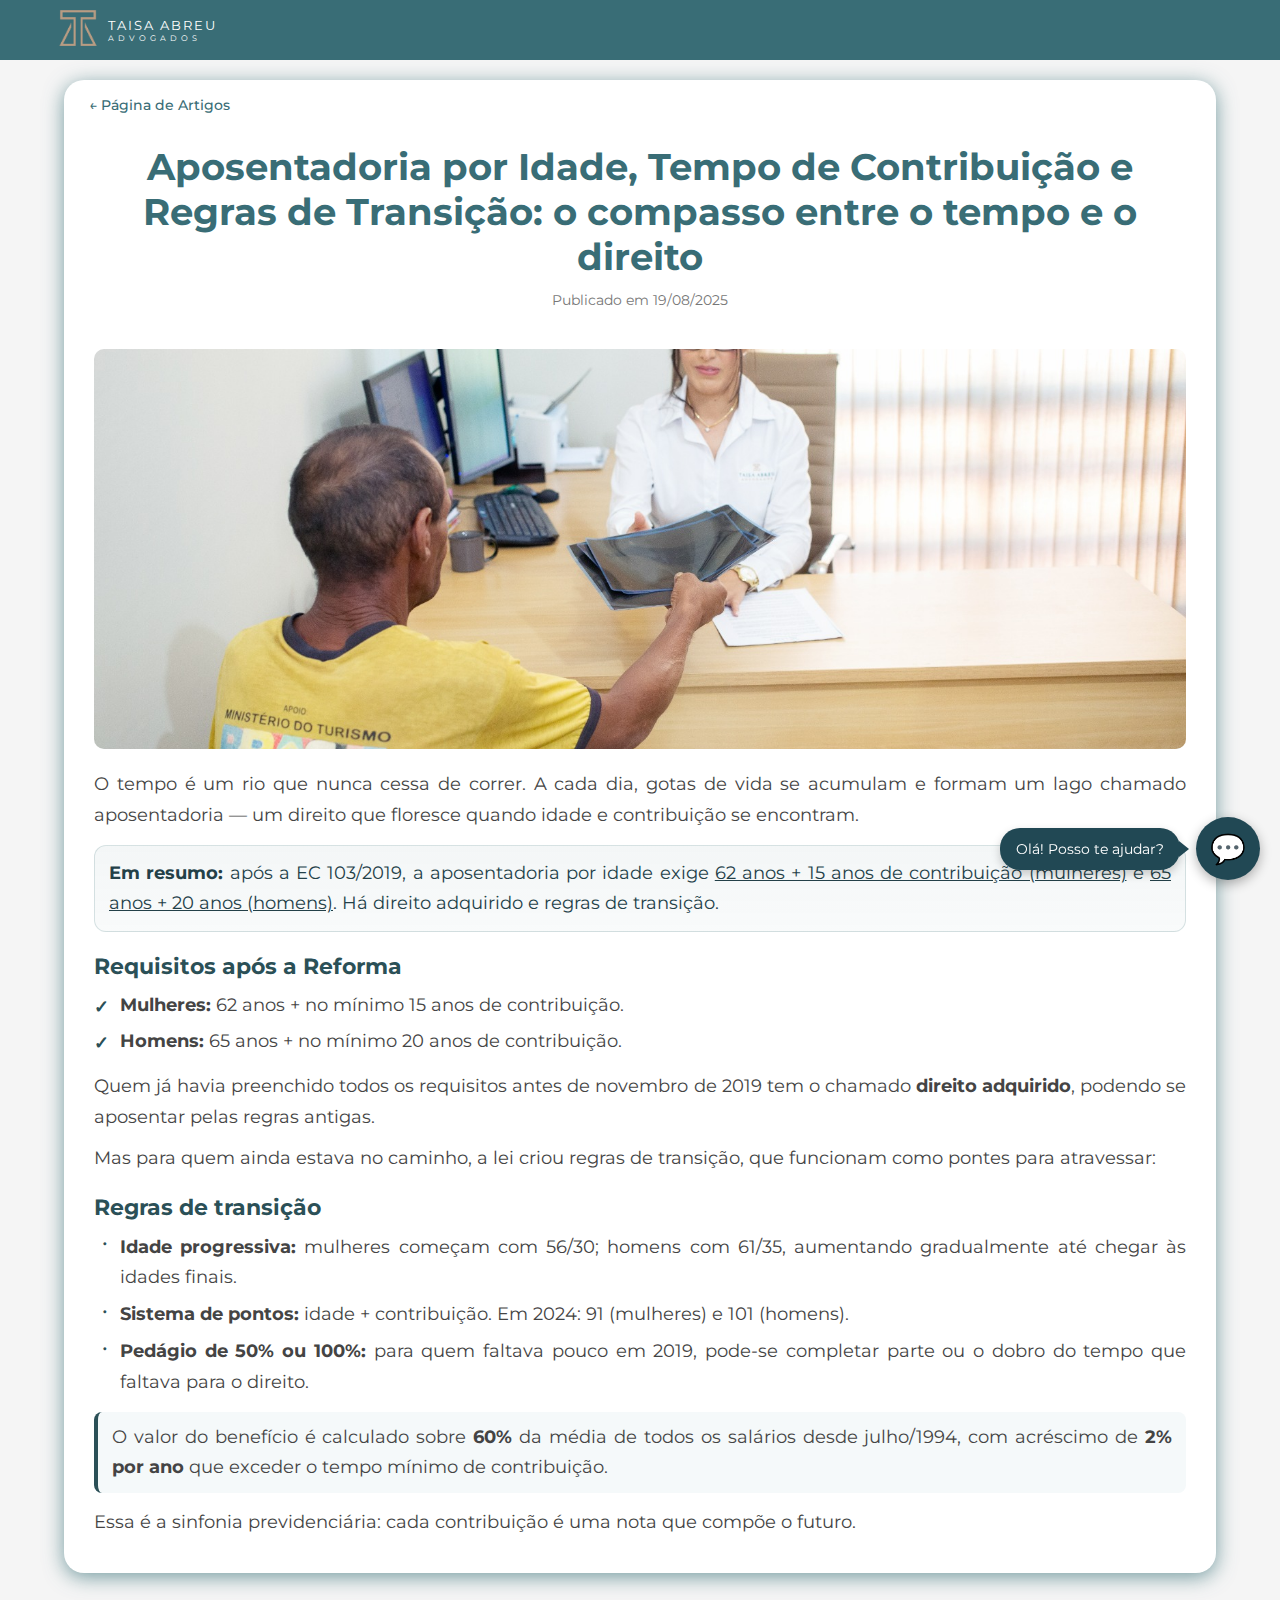
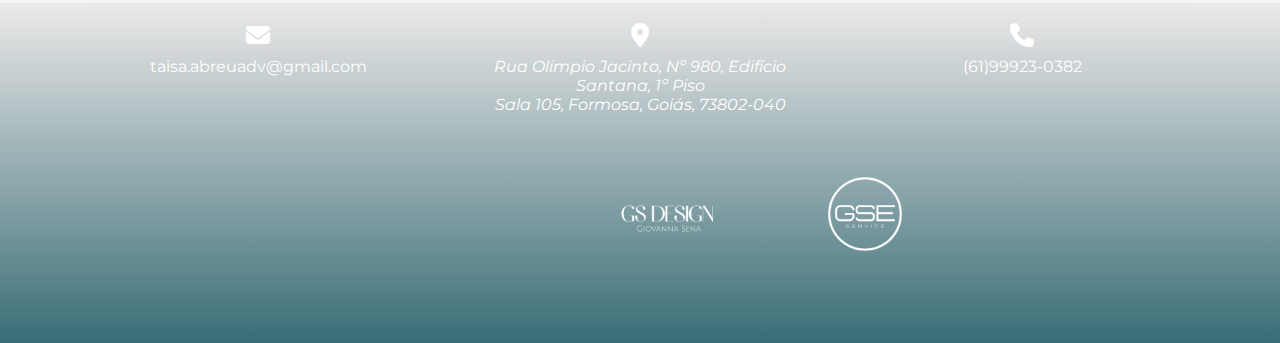
<file: artigos/artigo01.html>
<!DOCTYPE html>
<html lang="pt-BR">

<head>
    <meta charset="UTF-8" />
    <meta name="viewport" content="width=device-width, initial-scale=1.0" />
    <title>Aposentadoria por Idade, Tempo de Contribuição e Regras de Transição | Taisa Abreu Advogados</title>
    <meta name="description"
        content="Saiba tudo sobre a Revisão da Vida Toda e como ela pode impactar o cálculo da aposentadoria." />

    <link rel="icon" href="../img/favicon_final.ico" type="image/x-icon">
    <link rel="shortcut icon" href="../img/favicon_final.ico" type="image/x-icon">


    <!-- CSS principal (volta um nível da pasta artigos) -->
    <link rel="stylesheet" href="../styles.css" />

    <!-- Fontes e ícones -->
    <link rel="stylesheet" href="https://cdnjs.cloudflare.com/ajax/libs/font-awesome/6.5.0/css/all.min.css" />
    <link href="https://fonts.googleapis.com/css2?family=Montserrat&display=swap" rel="stylesheet">
</head>

<body>
    <!-- ======= HEADER ======= -->
    <header class="main-header-artigo">
        <div class="container header-inner">
            <div class="logo-area">
                <img src="../img/logoTaisa.png" alt="Logotipo Taisa Abreu Advogados" class="logo-img" />
                <div class="logo-texto">
                    <p class="logo-text1">Taisa Abreu</p>
                    <p class="logo-text2">Advogados</p>
                </div>
            </div>
        </div>
    </header>

    <!-- ======= CONTEÚDO PRINCIPAL ======= -->
    <main class="container">
        <section class="bloco-artigosp">
            <!-- Botão de voltar -->
            <div class="voltar-home-esquerda" style="margin-top:0;">
                <a href="artigos.html">&larr; Página de Artigos</a>
            </div>

            <!-- Artigo -->
            <article class="pagina-artigo">
                <h1 class="artigo-titulop">
                    Aposentadoria por Idade, Tempo de Contribuição e Regras de Transição: o compasso entre o tempo e o
                    direito
                </h1>
                <p class="data-artigop">Publicado em 19/08/2025</p>

                <img class="imagem-artigo" src="../img/previdenciario.jpg"
                    alt="Imagem representando a Revisão da Vida Toda" />

                <div class="conteudo-artigo">
                    <p class="lead">
                        O tempo é um rio que nunca cessa de correr. A cada dia, gotas de vida se acumulam e formam um
                        lago chamado aposentadoria — um direito que floresce quando idade e contribuição se encontram.
                    </p>

                    <div class="callout">
                        <strong>Em resumo:</strong> após a EC 103/2019, a aposentadoria por idade exige
                        <u>62 anos + 15 anos de contribuição (mulheres)</u> e
                        <u>65 anos + 20 anos (homens)</u>. Há direito adquirido e regras de transição.
                    </div>

                    <h2>Requisitos após a Reforma</h2>
                    <ul class="checklist">
                        <li><strong>Mulheres:</strong> 62 anos + no mínimo 15 anos de contribuição.</li>
                        <li><strong>Homens:</strong> 65 anos + no mínimo 20 anos de contribuição.</li>
                    </ul>

                    <p>
                        Quem já havia preenchido todos os requisitos antes de novembro de 2019 tem o chamado
                        <strong>direito adquirido</strong>, podendo se aposentar pelas regras antigas.
                    </p>

                    <p class="lead">
                        Mas para quem ainda estava no caminho, a lei criou regras de transição, que funcionam como
                        pontes para atravessar:
                    </p>

                    <h2>Regras de transição</h2>
                    <ul class="steps">
                        <li><strong>Idade progressiva:</strong> mulheres começam com 56/30; homens com 61/35, aumentando
                            gradualmente até chegar às idades finais.</li>
                        <li><strong>Sistema de pontos:</strong> idade + contribuição. Em 2024: 91 (mulheres) e 101
                            (homens).</li>
                        <li><strong>Pedágio de 50% ou 100%:</strong> para quem faltava pouco em 2019, pode-se completar
                            parte ou o dobro do tempo que faltava para o direito.</li>
                    </ul>

                    <blockquote>
                        <p>O valor do benefício é calculado sobre <strong>60%</strong> da média de todos os salários
                            desde julho/1994, com acréscimo de <strong>2% por ano</strong> que exceder o tempo mínimo de
                            contribuição.</p>
                    </blockquote>

                    <p>
                        Essa é a sinfonia previdenciária: cada contribuição é uma nota que compõe o futuro.
                    </p>
                </div>

            </article>
        </section>
    </main>

    <!-- ======= BORDA/DIVISÓRIA + 1º FOOTER ======= -->
    <footer class="site-footer page2-footer">
        <div class="footer-container container">

            <div class="footer-item">
                <i class="fas fa-envelope" aria-hidden="true"></i>
                <p><a href="mailto:taisa.abreuadv@gmail.com">taisa.abreuadv@gmail.com</a></p>
            </div>

            <div class="footer-item">
                <i class="fas fa-map-marker-alt" aria-hidden="true"></i>
                <address>
                    Rua Olímpio Jacinto, Nº 980, Edifício Santana, 1º Piso<br />
                    Sala 105, Formosa, Goiás, 73802-040
                </address>
            </div>

            <div class="footer-item">
                <i class="fas fa-phone" aria-hidden="true"></i>
                <p><a href="tel:+5561999230382">(61)99923-0382</a></p>
            </div>
        </div>

        <div class="duas-logos">
            <img src="../img/assinaturaGi.jpg" alt="Logo 1" class="assinatura1" />
            <img src="../img/assinaturaGe.jpg" alt="Logo 2" class="assinatura2" />
        </div>
    </footer>

    <!-- ========== ASSISTENTE VIRTUAL ========== -->
    <div id="chat-floating-message">Olá! Posso te ajudar?</div>
    <div id="chat-icon">💬</div>

    <div id="chat-window" class="hidden">
        <div id="chat-header">
            <div>
                <strong>Assistente Virtual</strong><br>
                <small>● Online</small>
            </div>
            <button id="close-chat" type="button">×</button>
        </div>

        <div id="chat-body">
            <div class="message bot">Olá! Sou a assistente virtual da Taisa Abreu Advogados. Como posso te
                ajudar hoje?</div>
        </div>

        <div id="chat-input-area">
            <input type="text" id="chat-input" placeholder="Digite sua mensagem..." />
            <button id="send-btn">Enviar</button>
        </div>
    </div>

    <script src="../scripts.js"></script>
</body>

</html>
</file>
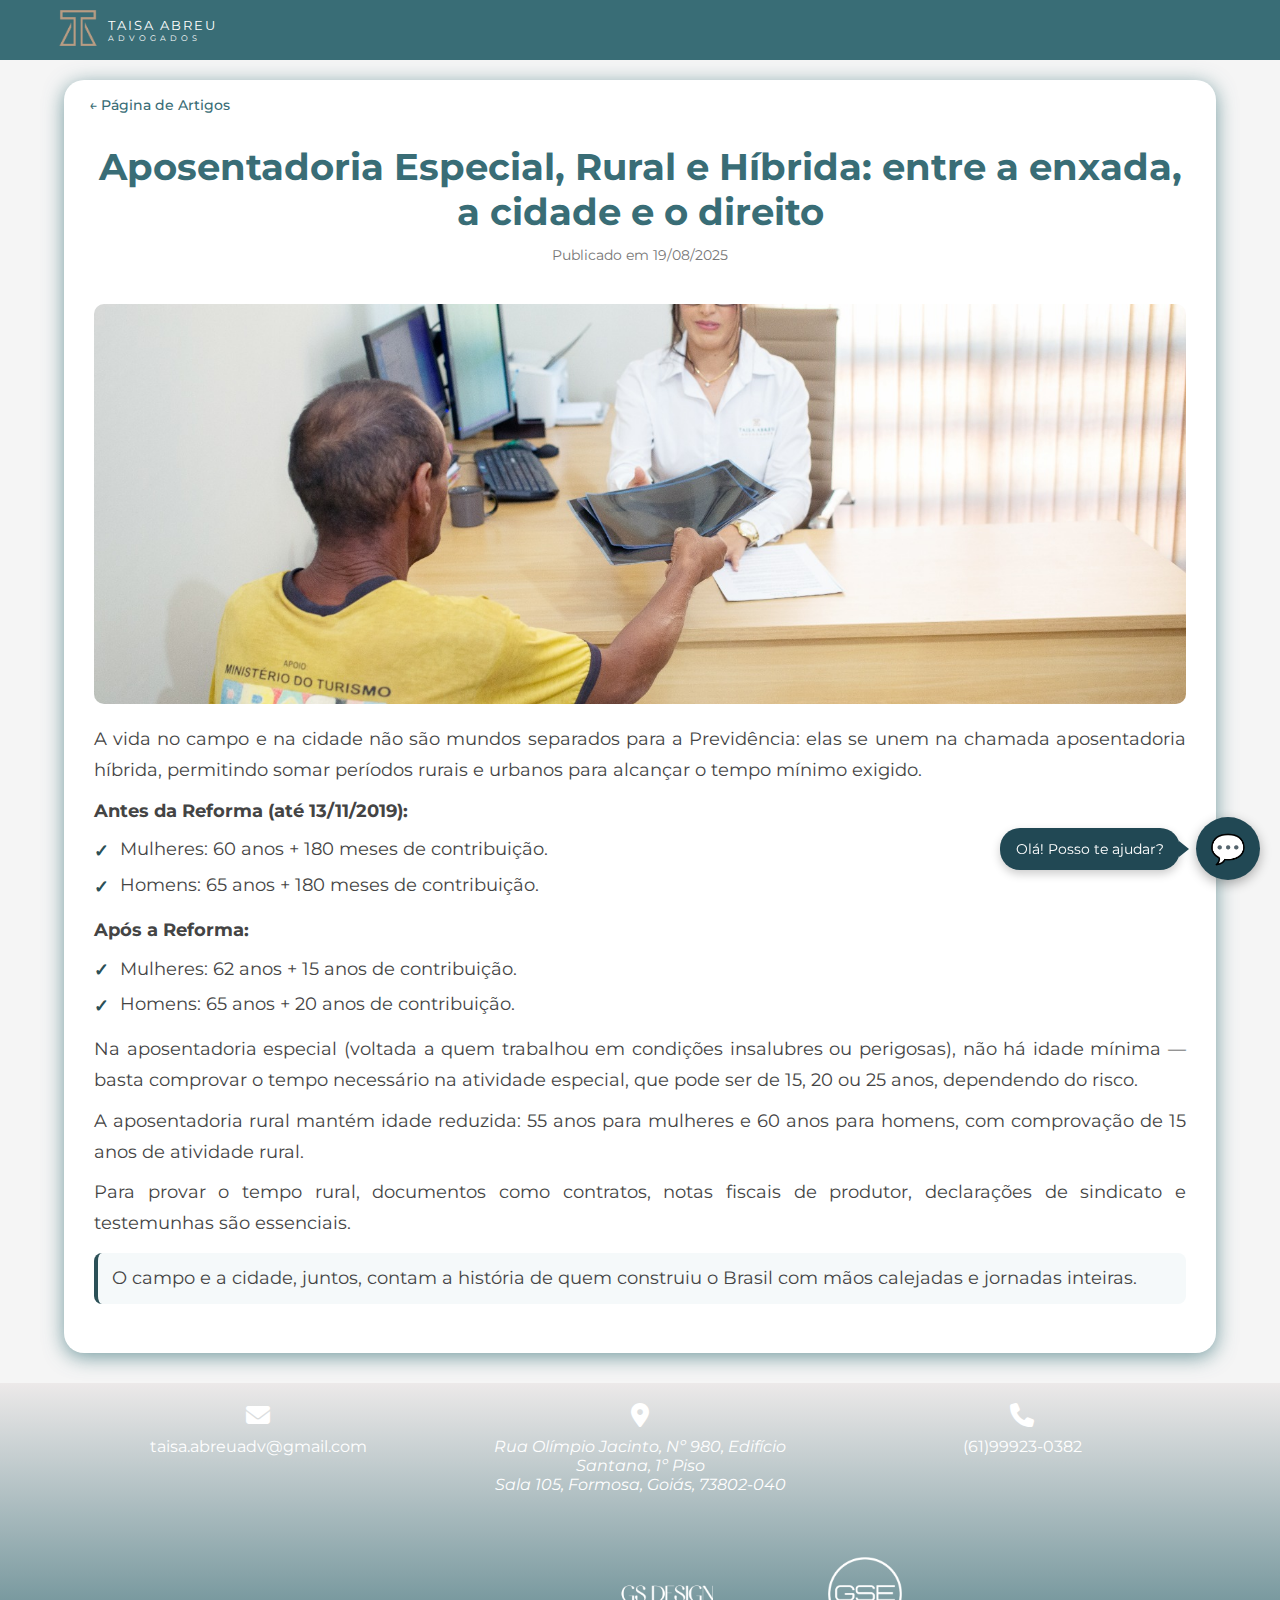
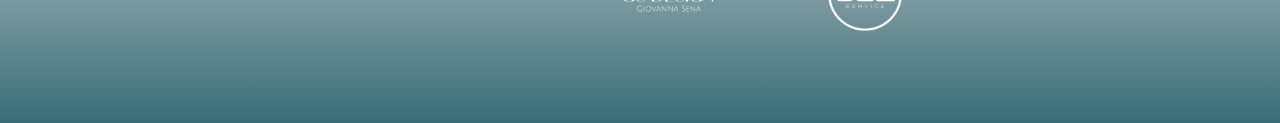
<file: artigos/artigo02.html>
<!DOCTYPE html>
<html lang="pt-BR">

<head>
    <meta charset="UTF-8" />
    <meta name="viewport" content="width=device-width, initial-scale=1.0" />
    <title>Aposentadoria Especial, Rural e Híbrida: entre a enxada, a cidade e o direito | Taisa Abreu Advogados</title>
    <meta name="description"
        content="Saiba tudo sobre a Revisão da Vida Toda e como ela pode impactar o cálculo da aposentadoria." />

    <link rel="icon" href="../img/favicon_final.ico" type="image/x-icon">
    <link rel="shortcut icon" href="../img/favicon_final.ico" type="image/x-icon">


    <!-- CSS principal (volta um nível da pasta artigos) -->
    <link rel="stylesheet" href="../styles.css" />

    <!-- Fontes e ícones -->
    <link rel="stylesheet" href="https://cdnjs.cloudflare.com/ajax/libs/font-awesome/6.5.0/css/all.min.css" />
    <link href="https://fonts.googleapis.com/css2?family=Montserrat&display=swap" rel="stylesheet">
</head>

<body>
    <!-- ======= HEADER ======= -->
    <header class="main-header-artigo">
        <div class="container header-inner">
            <div class="logo-area">
                <img src="../img/logoTaisa.png" alt="Logotipo Taisa Abreu Advogados" class="logo-img" />
                <div class="logo-texto">
                    <p class="logo-text1">Taisa Abreu</p>
                    <p class="logo-text2">Advogados</p>
                </div>
            </div>
        </div>
    </header>

    <!-- ======= CONTEÚDO PRINCIPAL ======= -->
    <main class="container">
        <section class="bloco-artigosp">
            <!-- Botão de voltar -->
            <div class="voltar-home-esquerda" style="margin-top:0;">
                <a href="artigos.html">&larr; Página de Artigos</a>
            </div>

            <article class="pagina-artigo">
                <h1 class="artigo-titulop">
                    Aposentadoria Especial, Rural e Híbrida: entre a enxada, a cidade e o direito
                </h1>
                <p class="data-artigop">Publicado em 19/08/2025</p>

                <img class="imagem-artigo" src="../img/previdenciario.jpg"
                    alt="Imagem representando a Revisão da Vida Toda" />

                <!-- Artigo -->
                <div class="conteudo-artigo">
                    <p class="lead">
                        A vida no campo e na cidade não são mundos separados para a Previdência: elas se unem na chamada
                        aposentadoria híbrida, permitindo somar períodos rurais e urbanos para alcançar o tempo mínimo
                        exigido.
                    </p>

                    <p><strong>Antes da Reforma (até 13/11/2019):</strong></p>
                    <ul class="checklist">
                        <li>Mulheres: 60 anos + 180 meses de contribuição.</li>
                        <li>Homens: 65 anos + 180 meses de contribuição.</li>
                    </ul>

                    <p><strong>Após a Reforma:</strong></p>
                    <ul class="checklist">
                        <li>Mulheres: 62 anos + 15 anos de contribuição.</li>
                        <li>Homens: 65 anos + 20 anos de contribuição.</li>
                    </ul>

                    <p>
                        Na aposentadoria especial (voltada a quem trabalhou em condições insalubres ou perigosas), não
                        há
                        idade mínima — basta comprovar o tempo necessário na atividade especial, que pode ser de 15, 20
                        ou
                        25 anos, dependendo do risco.
                    </p>

                    <p>
                        A aposentadoria rural mantém idade reduzida: 55 anos para mulheres e 60 anos para homens, com
                        comprovação de 15 anos de atividade rural.
                    </p>

                    <p>
                        Para provar o tempo rural, documentos como contratos, notas fiscais de produtor, declarações de
                        sindicato e testemunhas são essenciais.
                    </p>

                    <blockquote>
                        <p>O campo e a cidade, juntos, contam a história de quem construiu o Brasil com mãos calejadas e
                            jornadas inteiras.</p>
                    </blockquote>
                </div>

            </article>
        </section>
    </main>

    <!-- ======= BORDA/DIVISÓRIA + 1º FOOTER ======= -->
    <footer class="site-footer page2-footer">
        <div class="footer-container container">

            <div class="footer-item">
                <i class="fas fa-envelope" aria-hidden="true"></i>
                <p><a href="mailto:taisa.abreuadv@gmail.com">taisa.abreuadv@gmail.com</a></p>
            </div>

            <div class="footer-item">
                <i class="fas fa-map-marker-alt" aria-hidden="true"></i>
                <address>
                    Rua Olímpio Jacinto, Nº 980, Edifício Santana, 1º Piso<br />
                    Sala 105, Formosa, Goiás, 73802-040
                </address>
            </div>

            <div class="footer-item">
                <i class="fas fa-phone" aria-hidden="true"></i>
                <p><a href="tel:+5561999230382">(61)99923-0382</a></p>
            </div>
        </div>

        <div class="duas-logos">
            <img src="../img/assinaturaGi.jpg" alt="Logo 1" class="assinatura1" />
            <img src="../img/assinaturaGe.jpg" alt="Logo 2" class="assinatura2" />
        </div>
    </footer>

    <!-- ========== ASSISTENTE VIRTUAL ========== -->
    <div id="chat-floating-message">Olá! Posso te ajudar?</div>
    <div id="chat-icon">💬</div>

    <div id="chat-window" class="hidden">
        <div id="chat-header">
            <div>
                <strong>Assistente Virtual</strong><br>
                <small>● Online</small>
            </div>
            <button id="close-chat" type="button">×</button>
        </div>

        <div id="chat-body">
            <div class="message bot">Olá! Sou a assistente virtual da Taisa Abreu Advogados. Como posso te
                ajudar hoje?</div>
        </div>

        <div id="chat-input-area">
            <input type="text" id="chat-input" placeholder="Digite sua mensagem..." />
            <button id="send-btn">Enviar</button>
        </div>
    </div>

    <script src="../scripts.js"></script>
</body>

</html>
</file>
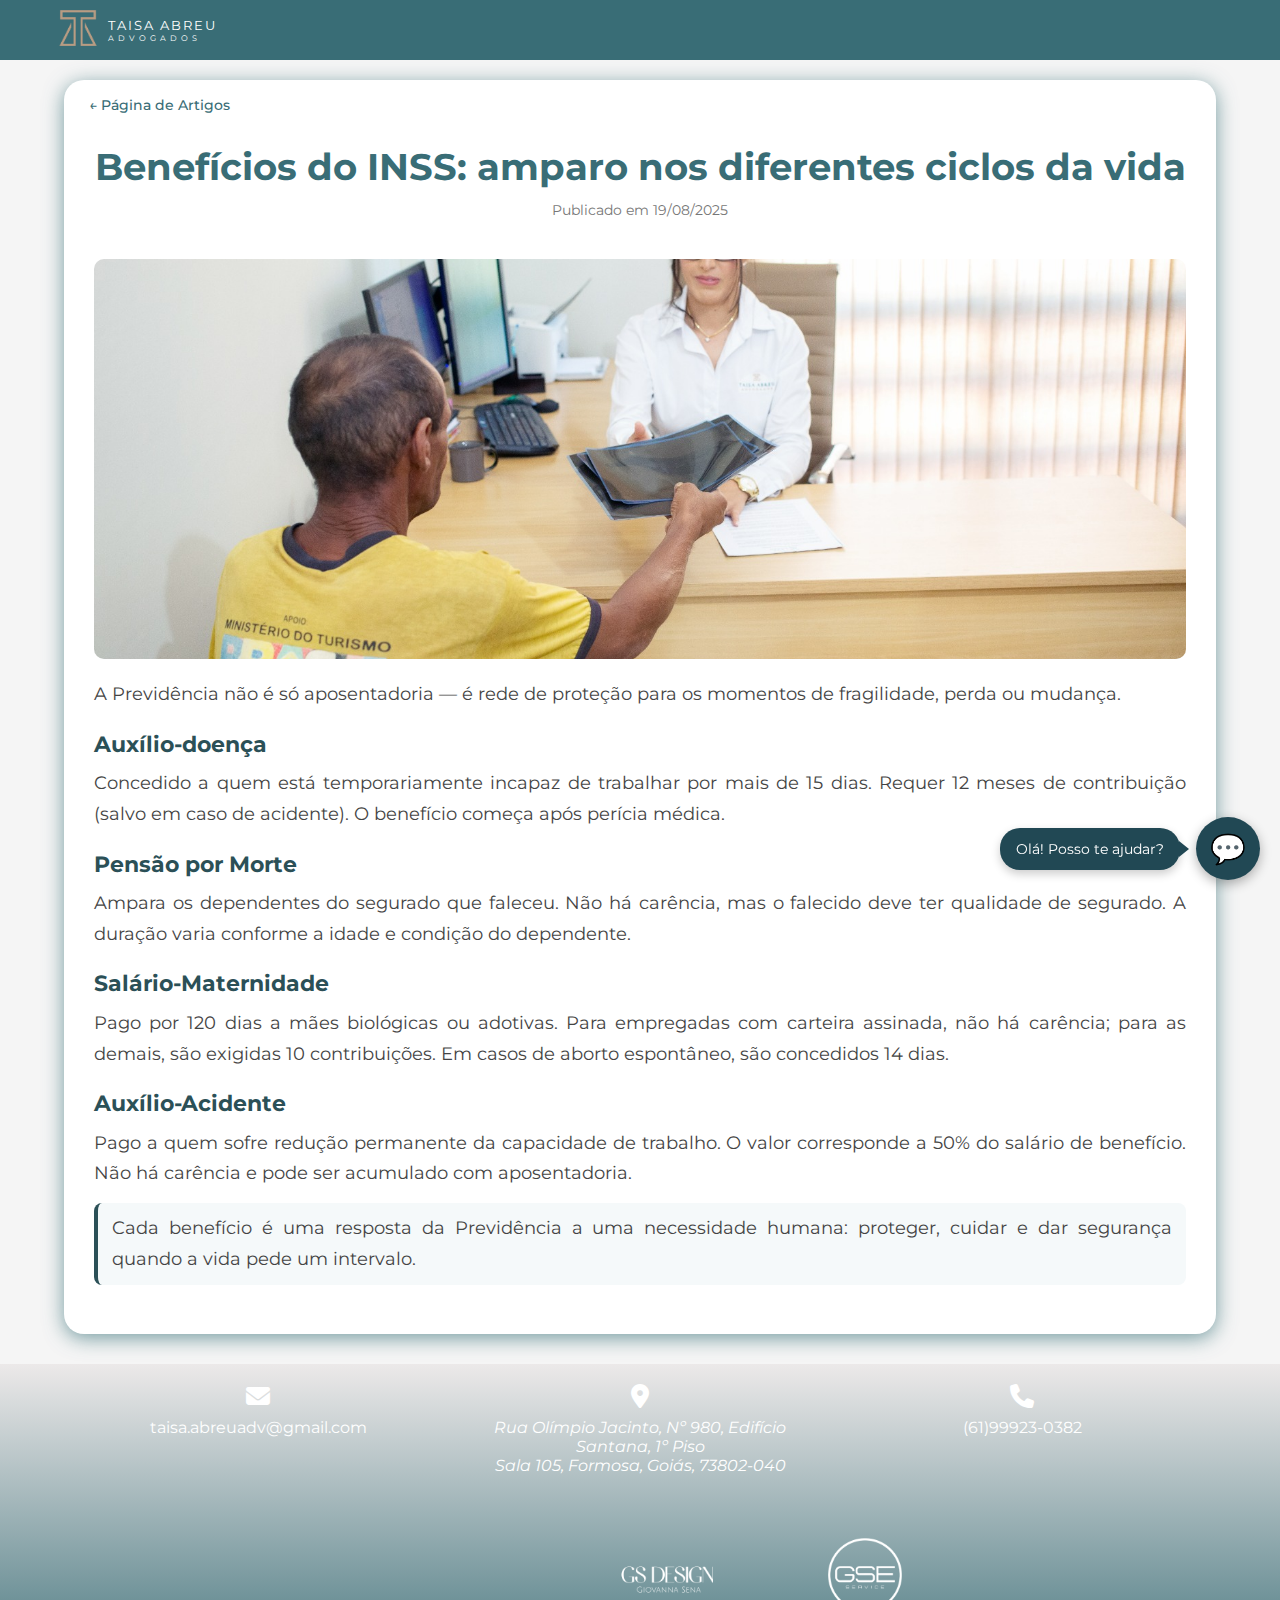
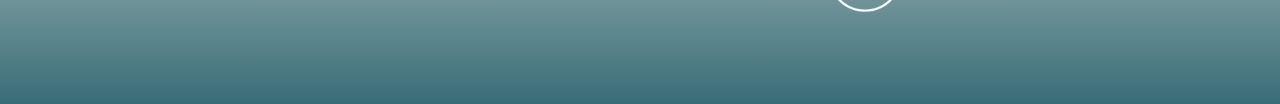
<file: artigos/artigo03.html>
<!DOCTYPE html>
<html lang="pt-BR">

<head>
    <meta charset="UTF-8" />
    <meta name="viewport" content="width=device-width, initial-scale=1.0" />
    <title>Benefícios do INSS: amparo nos diferentes ciclos da vida | Taisa Abreu Advogados</title>
    <meta name="description"
        content="Saiba tudo sobre a Revisão da Vida Toda e como ela pode impactar o cálculo da aposentadoria." />

    <link rel="icon" href="../img/favicon_final.ico" type="image/x-icon">
    <link rel="shortcut icon" href="../img/favicon_final.ico" type="image/x-icon">


    <!-- CSS principal (volta um nível da pasta artigos) -->
    <link rel="stylesheet" href="../styles.css" />

    <!-- Fontes e ícones -->
    <link rel="stylesheet" href="https://cdnjs.cloudflare.com/ajax/libs/font-awesome/6.5.0/css/all.min.css" />
    <link href="https://fonts.googleapis.com/css2?family=Montserrat&display=swap" rel="stylesheet">
</head>

<body>
    <!-- ======= HEADER ======= -->
    <header class="main-header-artigo">
        <div class="container header-inner">
            <div class="logo-area">
                <img src="../img/logoTaisa.png" alt="Logotipo Taisa Abreu Advogados" class="logo-img" />
                <div class="logo-texto">
                    <p class="logo-text1">Taisa Abreu</p>
                    <p class="logo-text2">Advogados</p>
                </div>
            </div>
        </div>
    </header>

    <!-- ======= CONTEÚDO PRINCIPAL ======= -->
    <main class="container">
        <section class="bloco-artigosp">
            <!-- Botão de voltar -->
            <div class="voltar-home-esquerda" style="margin-top:0;">
                <a href="artigos.html">&larr; Página de Artigos</a>
            </div>

            <article class="pagina-artigo">
                <h1 class="artigo-titulop">
                    Benefícios do INSS: amparo nos diferentes ciclos da vida
                </h1>
                <p class="data-artigop">Publicado em 19/08/2025</p>

                <img class="imagem-artigo" src="../img/previdenciario.jpg"
                    alt="Imagem representando a Revisão da Vida Toda" />

                <!-- Artigo -->
                <div class="conteudo-artigo">
                    <p class="lead">
                        A Previdência não é só aposentadoria — é rede de proteção para os momentos de fragilidade, perda
                        ou mudança.
                    </p>

                    <h2>Auxílio-doença</h2>
                    <p>
                        Concedido a quem está temporariamente incapaz de trabalhar por mais de 15 dias. Requer 12 meses
                        de contribuição (salvo em caso de acidente). O benefício começa após perícia médica.
                    </p>

                    <h2>Pensão por Morte</h2>
                    <p>
                        Ampara os dependentes do segurado que faleceu. Não há carência, mas o falecido deve ter
                        qualidade de segurado. A duração varia conforme a idade e condição do dependente.
                    </p>

                    <h2>Salário-Maternidade</h2>
                    <p>
                        Pago por 120 dias a mães biológicas ou adotivas. Para empregadas com carteira assinada, não há
                        carência; para as demais, são exigidas 10 contribuições. Em casos de aborto espontâneo, são
                        concedidos 14 dias.
                    </p>

                    <h2>Auxílio-Acidente</h2>
                    <p>
                        Pago a quem sofre redução permanente da capacidade de trabalho. O valor corresponde a 50% do
                        salário de benefício. Não há carência e pode ser acumulado com aposentadoria.
                    </p>

                    <blockquote>
                        <p>
                            Cada benefício é uma resposta da Previdência a uma necessidade humana: proteger, cuidar e
                            dar segurança quando a vida pede um intervalo.
                        </p>
                    </blockquote>
                </div>

            </article>
        </section>
    </main>

    <!-- ======= BORDA/DIVISÓRIA + 1º FOOTER ======= -->
    <footer class="site-footer page2-footer">
        <div class="footer-container container">

            <div class="footer-item">
                <i class="fas fa-envelope" aria-hidden="true"></i>
                <p><a href="mailto:taisa.abreuadv@gmail.com">taisa.abreuadv@gmail.com</a></p>
            </div>

            <div class="footer-item">
                <i class="fas fa-map-marker-alt" aria-hidden="true"></i>
                <address>
                    Rua Olímpio Jacinto, Nº 980, Edifício Santana, 1º Piso<br />
                    Sala 105, Formosa, Goiás, 73802-040
                </address>
            </div>

            <div class="footer-item">
                <i class="fas fa-phone" aria-hidden="true"></i>
                <p><a href="tel:+5561999230382">(61)99923-0382</a></p>
            </div>
        </div>

        <div class="duas-logos">
            <img src="../img/assinaturaGi.jpg" alt="Logo 1" class="assinatura1" />
            <img src="../img/assinaturaGe.jpg" alt="Logo 2" class="assinatura2" />
        </div>
    </footer>

    <!-- ========== ASSISTENTE VIRTUAL ========== -->
    <div id="chat-floating-message">Olá! Posso te ajudar?</div>
    <div id="chat-icon">💬</div>

    <div id="chat-window" class="hidden">
        <div id="chat-header">
            <div>
                <strong>Assistente Virtual</strong><br>
                <small>● Online</small>
            </div>
            <button id="close-chat" type="button">×</button>
        </div>

        <div id="chat-body">
            <div class="message bot">Olá! Sou a assistente virtual da Taisa Abreu Advogados. Como posso te
                ajudar hoje?</div>
        </div>

        <div id="chat-input-area">
            <input type="text" id="chat-input" placeholder="Digite sua mensagem..." />
            <button id="send-btn">Enviar</button>
        </div>
    </div>

    <script src="../scripts.js"></script>
</body>

</html>
</file>
<file: styles.css>
/* =========================Reset básico ========================= */
* {
  margin: 0;
  padding: 0;
  box-sizing: border-box;
  font-family: 'Montserrat', sans-serif;
}

body {
  background-color: #f5f5f5;
}

.container {
  width: 90%;
  max-width: 1200px;
  margin: 0 auto;
}

.main-header {
  background-color: #396d76;
  position: fixed;
  top: 0;
  left: 0;
  width: 100vw;
  height: 60px;
  z-index: 1000;
}

/* Header: organiza logo à esquerda e reserva espaço à direita */
.main-header-artigo .header-inner{
  display: flex;
  align-items: center;
  justify-content: space-between;
  position: relative;
  padding-right: 56px; /* espaço para o botão no canto */
  right: 120px;
}

/* Botão do menu (hambúrguer) — estilo glass */
.menu-toggle, .hamburger, #menu-toggle, #menu-btn{
  position: absolute;
  top: 8px;
  right: 20px;
  width: 44px;
  height: 44px;
  display: flex;
  align-items: center;
  justify-content: center;

  background: rgba(255,255,255,.18);
  border: 1px solid rgba(255,255,255,.28);
  color: #fff;
  border-radius: 12px;
  backdrop-filter: blur(6px);
  -webkit-backdrop-filter: blur(6px);
  box-shadow: 0 2px 8px rgba(0,0,0,.18);

  cursor: pointer;
  z-index: 1200;
  transition: transform .2s ease, background-color .2s ease, box-shadow .2s ease;
}

/* Ícone dentro do botão (fontawesome ou svg) */
.menu-toggle i, .hamburger i, #menu-toggle i, #menu-btn i,
.menu-toggle svg, .hamburger svg, #menu-toggle svg, #menu-btn svg{
  color: #fff;
  font-size: 20px;
  line-height: 1;
}

/* Hover / Focus */
.menu-toggle:hover, .hamburger:hover, #menu-toggle:hover, #menu-btn:hover,
.menu-toggle:focus-visible, .hamburger:focus-visible, #menu-toggle:focus-visible, #menu-btn:focus-visible{
  background: rgba(255,255,255,.28);
  box-shadow: 0 4px 14px rgba(0,0,0,.22);
  outline: 2px solid rgba(255,255,255,.65);
  outline-offset: 2px;
  transform: translateY(-1px);
}

/* Active (clique) */
.menu-toggle:active, .hamburger:active, #menu-toggle:active, #menu-btn:active{
  transform: translateY(0);
  box-shadow: 0 2px 6px rgba(0,0,0,.18);
}

/* Desktop: se quiser esconder o botão e usar o menu tradicional */
@media (min-width: 992px){
  .menu-toggle, .hamburger, #menu-toggle, #menu-btn{ display:none; }
}

.header-inner {
  display: flex;
  align-items: flex-start;
  flex-direction: column;
  padding: 10px 40px;
}

.logo-area {
  display: flex;
  align-items: center;
  position: absolute;
  left: 80px;
}

.logo-img {
  height: 40px;
}

.logo-texto {
  display: flex;
  flex-direction: column;
  margin-left: -24px;
}

.logo-text1 {
  color: #fff;
  font-size: 0.8rem;
  text-transform: uppercase;
  letter-spacing: 2px;
}

.logo-text2 {
  color: #fff;
  font-size: 0.5rem;
  text-transform: uppercase;
  letter-spacing: 4px;
}

.nav-menu {
  width: 100%;
  display: flex;
  position: absolute;
  top: 100%;
  left: 560px;
  /* empurra o conteúdo para a direita */
}

.nav-list {
  list-style: none;
  display: flex;
  gap: 30px;
  padding: 0;
  margin: 0;
  margin-right: 0;
  /* garante que está colado na borda */
}

.nav-list li a {
  text-decoration: none;
  color: white;
  background-color: #396d76;
  padding: 8px 50px;
  border-radius: 0 0 30px 30px;
  transition: background-color 0.3s, transform 0.3s ease;
  display: flex;
  justify-content: flex-end;
  transform-origin: top center;
}

.nav-list li:first-child a i {
  margin-right: auto;
  /* fixa ícone à esquerda */
}

.nav-list li a i {
  font-size: 1rem;
}

.nav-list li a:hover {
  background-color: #1f4d56;
  transform: scaleY(1.2);
}

.hamburguer {
  display: none;
  font-size: 1.5rem;
  color: #fff;
  cursor: pointer;
}

@media (max-width: 768px) {
  .hamburguer {
    display: block;
  }

  .nav-menu {
    position: absolute;
    top: 100%;
    right: 0;
    background: #396d76;
    width: 200px;
    transform: translateY(-20px);
    opacity: 0;
    pointer-events: none;
    transition: all 0.3s ease;
  }

  .nav-menu.open {
    transform: translateY(0);
    opacity: 1;
    pointer-events: auto;
  }

  .nav-list {
    flex-direction: column;
    gap: 0;
  }

  .nav-list li a {
    width: 100%;
    border-radius: 0;
  }
}

.nav-list a:hover {
  background-color: #1f4d56;
}

/* Toggle móvel */
.hamburguer {
  display: none;
  font-size: 1.5rem;
  color: #fff;
  cursor: pointer;
}

/* Responsividade: menu hambúrguer */
@media (max-width: 768px) {
  .hamburguer {
    display: block;
  }

  .nav-menu {
    position: absolute;
    top: 100%;
    right: 0;
    background: #396d76;
    width: 200px;
    transform: translateY(-20px);
    opacity: 0;
    pointer-events: none;
    transition: all 0.3s ease;
  }

  .nav-menu.open {
    transform: translateY(0);
    opacity: 1;
    pointer-events: auto;
  }

  .nav-list {
    flex-direction: column;
    gap: 0;
  }

  .nav-list a {
    padding: 12px 20px;
    border-radius: 0;
  }
}

/* =========================Banner (HOME)========================= */
.banner {
  position: relative;
  height: 120vh;
  display: flex;
  align-items: flex-start;
  padding-top: 310px;
  justify-content: flex-start;
  padding-left: 20px;
  border-bottom: 1px solid #ddd;
  overflow: hidden;
}

.banner-overlay img {
  position: absolute;
  top: -250px;
  left: 0;
  width: 100%;
  height: auto;
  object-fit: cover;
  margin-top: 100px;
}

.banner-overlay::after {
  content: "";
  position: absolute;
  top: 0;
  left: 0;
  width: 100%;
  height: 100%;
  background-color: rgba(57, 109, 118, 0.7);
  ;
  pointer-events: none;
  z-index: 1;
}

.banner-conteudo {
  position: relative;
  z-index: 2;
  text-align: left;
  max-width: 700px;
  color: #fff;
  left: -280px;
}

.banner-subtitulo {
  font-size: 1rem;
  font-weight: bold;
  text-transform: uppercase;
  letter-spacing: 2px;
  margin-bottom: 10px;
  opacity: 0.9;
  transform: translatex(20px);
  color: #e7d4a0;
  margin-left: 70px;
}

.banner-titulo {
  font-size: 2.5rem;
  font-weight: bold;
  transform: scaleY(0.9);
  margin-bottom: 20px;
  margin-left: 70px;
}

.banner-texto {
  font-size: 1.2rem;
  line-height: 1.4;
  opacity: 0.9;
  margin-right: -30%;
  margin-top: -20px;
  margin-left: 70px;
  text-align: justify;
}

/* =========================Seção Serviços========================= */
.area-atuacao-container {
  background-color: #f9f9f9;
  max-width: 1400px;
  margin: 0 auto;
  padding: 150px 20px;
  border-top-left-radius: 50px;
  border-top-right-radius: 50px;
  box-shadow: 0 4px 20px rgba(61, 117, 124, 0.7);
  position: relative;
  z-index: 10;
  margin-top: -100px;
}

.area-atuacao {
  background-color: #fff;
  padding-top: 60px;
  padding-bottom: 0;
  text-align: center;
  justify-content: space-between;
  border-bottom: 1px solid #ddd;
  scroll-margin-top: 120px;
  /* 👈 ADICIONADO para centralizar ao clicar */
}

.areas-titulo {
  font-size: 2rem;
  margin-bottom: 40px;
  color: #bbac82;
  text-transform: uppercase;
}

.areas-botoes {
  display: flex;
  justify-content: center;
  gap: 1rem;
  flex-wrap: wrap;
  margin-bottom: 40px;
}

.area-btn {
  text-decoration: none;
  /* remove sublinhado do link */
  display: inline-block;
  padding: 10px 25px;
  border: 2px solid #396d76;
  background: none;
  color: #396d76;
  border-radius: 25px;
  font-size: 1rem;
  font-weight: 600;
  transition: background 0.3s, color 0.3s, transform 0.2s, box-shadow 0.2s;
}

.area-btn:hover {
  background-color: #396d76;
  color: #fff;
  transform: translateY(-3px) scale(1.02);
  box-shadow: 0 4px 12px rgba(0, 0, 0, 0.15);
}

.area-btn:active {
  transform: translateY(-1px) scale(1);
  box-shadow: 0 2px 6px rgba(0, 0, 0, 0.1);
}

.areas-descricao {
  max-width: 600px;
  margin: 0 auto;
}

.areas-subtitulo {
  font-size: 1.25rem;
  color: #396d76;
  margin-bottom: 10px;
  font-weight: bold;
}

.areas-texto {
  font-size: 1rem;
  color: #555;
}

.botao-contato-servico {
  margin-top: 30px;
  text-align: center;
}

.btn-zap {
  display: inline-flex;
  align-items: center;
  background-color: #1d5c63;
  color: #fff;
  font-weight: bold;
  padding: 12px 20px;
  border-radius: 30px;
  font-size: 1rem;
  text-decoration: none;
  transition: background-color 0.3s ease, transform 0.2s ease;
}

.btn-zap i {
  margin-right: 10px;
  font-size: 1.2rem;
}

.btn-zap:hover {
  background-color: #1d5c63;
  transform: scale(1.05);
  box-shadow: 0 4px 12px rgba(0, 0, 0, 0.15);
}

/* =========================Seção História========================= */
.historia {
  background-color: #1d5c63;
  padding: 90px 20px;
  color: white;
}

.historia-container {
  max-width: 1200px;
  margin: 0 auto;
  display: flex;
  justify-content: space-between;
  align-items: flex-start;
  flex-wrap: wrap;
  gap: 40px;
}

.historia-texto {
  flex: 1 1 55%;
  margin-right: 0.1px;
  margin-left: 1px;
  text-align: justify;
  line-height: 1;
  margin-top: 20px;
}

.historia-subtitulo {
  display: flex;
  align-items: center;
  font-size: 19px;
  text-transform: uppercase;
  color: #bbac82;
  margin-bottom: 30px;
}

.historia-titulo {
  font-size: 45px;
  font-weight: 70;
  margin-bottom: 10px;
  margin-top: -20px;
  transform: scaleY(0.9);
}

.historia-paragrafo {
  font-size: 17px;
  line-height: 1.6;
  margin-bottom: 8px;
}

.historia-video {
  flex: 0 0 5%;
  /* não cresce, não encolhe, largura fixa de 100px */
  margin-top: 70px;
  display: flex;
  flex-direction: column;
  align-items: center;
  justify-content: center;
}

.video-celular {
  width: 400px;
  /* formato tipo celular */
  height: 500px;
  border-radius: 20px;
  object-fit: cover;
  box-shadow: 0 4px 15px rgba(0, 0, 0, 0.15);
}

.historia-legenda {
  margin-top: 15px;
  background-color: #fff;
  color: #a07525;
  border-radius: 30px;
  padding: 4px 20px;
  font-size: 16px;
  font-weight: 500;
  white-space: nowrap;
}

/* ========================= Seção Redes Sociais - Carrossel Instagram ========================= */
.redes-sociais {
  background-color: #f9f9f9;
  padding: 60px 0;
  border-bottom: 1px solid #ddd;
}

.redes-sociais .container {
  max-width: 1200px;
  margin: 0 auto;
  padding: 0 20px;
}

.redes-title {
  text-align: center;
  font-size: 2rem;
  margin-bottom: 40px;
  color: #396d76;
  text-transform: uppercase;
}

.swiper {
  width: 100%;
  padding-bottom: 40px;
}

.swiper-slide {
  background: #fff;
  border-radius: 8px;
  box-shadow: 0 4px 15px rgba(0, 0, 0, 0.1);
  text-align: center;
  width: 250px;   /* diminui a largura */
  height: 400px;  /* diminui a altura */
  position: relative;
  overflow: hidden;
  transition: transform 0.3s ease, box-shadow 0.3s ease;
  cursor: pointer;
}

.swiper-slide:hover {
  transform: translateY(-10px) scale(1.02); /* sobe e aumenta um pouquinho */
  box-shadow: 0 8px 20px rgba(0, 0, 0, 0.2); /* sombra mais forte */
}

.swiper-slide img {
  width: 100%;
  height: 100%;
  object-fit: cover;   /* preenche o bloco sem deformar */
  border-radius: 8px;
}

.instagram-icons {
  display: flex;
  justify-content: space-between;
  align-items: center;
  margin-top: 0.5rem;
}

.instagram-icons i {
  font-size: 1.2rem;
  color: #333;
  margin: 0 0.5rem;
  cursor: pointer;
}

.instagram-icons i:hover {
  color: #396d76;
}

.swiper-button-next,
.swiper-button-prev {
  color: #396d76;
}

.swiper-pagination-bullet {
  background: #396d76;
}

@media (max-width: 768px) {
  .redes-title {
    font-size: 1.5rem;
  }
}

.swiper-slide a { display: block; }
.swiper-slide img { width: 100%; height: auto; display: block; border-radius: 10px; }

/* se os ícones ficam por cima da imagem, não bloquear o clique no link */
.instagram-icons { pointer-events: none; position: absolute; inset: auto 10px 10px auto; gap: 8px; }
.swiper-slide { position: relative; cursor: pointer; }


/* =========================Seção Artigos========================= */
.artigos {
  background-color: #fff;
  padding: 200px 0;
  border-bottom: 2px solid #ddd;
}

.artigos-title {
  text-transform: uppercase;
  text-align: center;
  font-size: 2rem;
  margin-bottom: 40px;
  color: #396d76;
}

.artigos-grid {
  display: grid;
  grid-template-columns: repeat(auto-fit, minmax(250px, 1fr));
  gap: 30px;
  padding: 0 20px;
}

.artigo-card {
  background: #f9f9f9;
  border-radius: 8px;
  overflow: hidden;
  transition: transform 0.3s, box-shadow 0.3s;
}

.artigo-card:hover {
  transform: translateY(-5px);
  box-shadow: 0 4px 15px rgba(0, 0, 0, 0.1);
}

.artigo-card img {
  width: 100%;
  height: 180px;
  object-fit: cover;
}

.artigo-titulo {
  padding: 15px;
  font-size: 1rem;
  color: #396d76;
}

/* Botão “Ver mais artigos” */
.ver-mais-container {
  text-align: center;
  margin-top: 2rem;
}

.btn-ver-mais {
  display: inline-block;
  background-color: #1d5c63;
  color: #fff;
  padding: 12px 30px;
  border-radius: 25px;
  font-size: 1rem;
  font-weight: 600;
  text-decoration: none;
  /* tira sublinhado */
  transition: background-color 0.3s ease, transform 0.2s ease;
}

.btn-ver-mais:hover {
  background-color: #14494e;
  transform: translateY(-3px) scale(1.02);
  box-shadow: 0 4px 12px rgba(0, 0, 0, 0.15);
}

/* =========================Avaliação========================= */
.avaliacoes {
  padding: 80px 20px;
  background-color: #396d76;
  border-top: 100px solid #14494e;
  border-bottom: 100px solid #14494e;
}

.avaliacoes-title {
  text-align: center;
  text-transform: uppercase;
  font-size: 1.5rem;
  font-weight: bold;
  color: #fff;
  margin-bottom: 2.5rem;
  font-family: 'Montserrat', sans-serif;
}

.swiper-avaliacoes {
  max-width: 1200px;
  margin: 0 auto;
  overflow: hidden;
  padding: 0 20px;
}

.swiper-avaliacoes .swiper-wrapper {
  display: flex;
  align-items: center;
}

.swiper-avaliacoes .swiper-slide {
  display: flex;
  justify-content: center;
  align-items: center;
  width: auto;
  flex-shrink: 0;
}

.swiper-avaliacoes img {
  width: 100%;
  max-width: 380px;
  height: auto;
  border-radius: 12px;
  border: 1px solid #ddd;
  box-shadow: 0 4px 12px rgba(0, 0, 0, 0.15);
  transition: transform 0.3s ease;
  pointer-events: none;
}

.swiper-avaliacoes .swiper-slide:hover img {
  transform: scale(1.03);
}

/* =========================Seção Contato (CTA)========================= */
.contato {
  background-color: #fff;
  padding: 6rem 0;
}

.contato__container {
  text-align: center;
}

.contato__title {
  font-size: 1.5rem;
  color: #bbac82;
  margin-top: 1rem;
  margin-bottom: 0.3rem;
  text-transform: uppercase;
}

.contato__text {
  font-size: 1rem;
  margin-bottom: 1rem;
  color: #333;
}

.contato__container p:nth-of-type(2) {
  font-size: 1rem;
  color: #333;
  margin-bottom: 2rem;
}

.form {
  max-width: 1000px;
  margin: 0 auto;
  display: grid;
  grid-template-columns: repeat(2, 1fr);
  gap: 1rem 2rem;
  font-family: 'Montserrat', sans-serif;
  /* aplica fonte ao formulário inteiro */
}

.form__group {
  display: flex;
  flex-direction: column;
}

/* Estilização unificada para inputs, selects e textarea */
.form__group input,
.form__group select,
.form__group textarea {
  width: 100%;
  padding: 1rem;
  border: none;
  background: #eee;
  border-radius: 4px;
  font-size: 1rem;
  font-family: 'Montserrat', sans-serif;
  color: #333;
}

.form__group input::placeholder,
.form__group textarea::placeholder,
.form__group select {
  color: #333;
  font-family: 'Montserrat', sans-serif;
}

/* Campo de mensagem ocupa a largura total */
.form__group_mens {
  grid-column: 1 / -1;
}

/* Campo de especialidade também ocupa largura total */
.form__group.especialidade {
  grid-column: 1 / -1;
}

/* Ajuste de altura apenas no textarea */
.form__group textarea {
  height: 300px;
  resize: vertical;
}

.form__btn {
  grid-column: 1 / -1;
  width: 200px;
  margin: 3px auto 0;
  background-color: #1d5c63;
  color: #fff;
  padding: 12px 30px;
  border: 2px;
  border-radius: 25px;
  font-size: 1rem;
  font-weight: 600;
  cursor: pointer;
  transition: background-color 0.3s ease;
  font-family: 'Montserrat', sans-serif;
}

.form__btn:hover {
  transform: translateY(-3px) scale(1.02);
  box-shadow: 0 4px 12px rgba(0, 0, 0, 0.15);
}

@media (max-width: 768px) {
  .form {
    grid-template-columns: 1fr;
  }
}

/* =========================1º RODAPÉ (PAGE1-FOOTER)========================= */
.page1-footer {
  background: linear-gradient(to bottom, #ece9e9, #396d76);
  color: #fff;
  padding: 40px 20px;
  width: 100%;
}

.footer-container {
  display: flex;
  flex-wrap: wrap;
  gap: 30px;
  justify-content: center;
  text-align: center;
  max-width: 1200px;
  margin: 0 auto;
}

.footer-item {
  flex: 1 1 250px;
}

.footer-item i {
  font-size: 1.5rem;
  margin-bottom: 10px;
}

.footer-item a {
  color: #fff;
  text-decoration: none;
}

/* =========================DIVISÓRIA + SEÇÃO “ÁREAS ESPECIALIZADAS”========================= */
.area-especializada {
  scroll-margin-top: 120px;
  margin-top: 6rem;
}

.area_container {
  background-color: #f9f9f9;
  max-width: 1400px;
  margin: 60px auto;
  padding: 1px 27px 60px 27px;
  border-radius: 50px;
  box-shadow: 0 4px 20px rgba(61, 117, 124, 0.7);
  position: relative;
  z-index: 10;
}

.area-especializada+.area-especializada {
  margin-top: 3rem;
}

.area-especializada .area-titulo-small {
  font-family: sans-serif;
  font-size: 0.875rem;
  font-weight: 500;
  letter-spacing: 1px;
  text-transform: uppercase;
  color: #bbac82;
  margin-bottom: 1rem;
  padding-left: 40px;
}

.area-especializada .area-titulo-large {
  font-family: sans-serif;
  font-size: 1.75rem;
  font-weight: 700;
  color: #396d76;
  margin-bottom: 2rem;
  padding-left: 40px;
}

/* ---------------------------------------------------
   Conteúdo flexível: texto + imagem
--------------------------------------------------- */
.area-conteudo {
  display: flex;
  flex-wrap: wrap;
  align-items: flex-start;
  gap: 2rem;
  padding: 0 40px;
}

.flex-row {
  flex-direction: row;
}

.flex-row-reverse {
  flex-direction: row-reverse;
}

/* Texto da área */
.area-texto {
  flex: 1 1 400px;
  /* largura mínima igual à imagem */
  min-width: 0;
  font-family: sans-serif;
  color: #333333;
  line-height: 1.8;
  font-size: 1.05rem;
  margin-top: 0.1rem;
  text-align: justify;
}

.area-texto p {
  margin-bottom: 0.8rem;
}

/* Imagem da área */
.area-imagem {
  flex: 0 0 400px;
  /* largura fixa */
  height: 380px;
  /* altura fixa */
  display: flex;
  justify-content: center;
  align-items: flex-start;
  text-align: center;
}

.area-imagem img {
  width: 100%;
  height: 100%;
  object-fit: cover;
  border-radius: 8px;
  box-shadow: 0 2px 8px rgba(0, 0, 0, 0.1);
}

/* Imagens específicas (margens reduzidas para permitir aproximação do texto) */
.img_previdenciario,
.img_familia,
.img_empresarial,
.img_consumidor {
  margin-top: 6px;
  margin-left: 20px;
}

.img_civil,
.img_trabalhista,
.img_tributario {
  margin-right: 20px;
}

/* Responsividade */
@media (max-width: 768px) {

  .area-conteudo,
  .flex-row,
  .flex-row-reverse {
    flex-direction: column !important;
  }

  .area-texto {
    width: 100%;
  }

  .area-imagem {
    width: 100%;
    height: auto;
    margin-bottom: 1.5rem;
  }

  .area-imagem img {
    width: 100%;
    height: auto;
  }
}

/* =========================2º RODAPÉ (PAGE2-FOOTER)========================= */
.page2-footer {
  background: linear-gradient(to bottom, #ece9e9, #396d76);
  color: #fff;
  padding: 20px 20px 27px 20px;
  /* margem inferior reduzida */
  width: 100%;
}

.footer-container {
  display: flex;
  flex-wrap: wrap;
  gap: 30px;
  justify-content: center;
  text-align: center;
  max-width: 1200px;
  margin: 0 auto;
}

.footer-item {
  flex: 1 1 250px;
}

.footer-item i {
  font-size: 1.5rem;
  margin-bottom: 10px;
}

.footer-item a {
  color: #fff;
  text-decoration: none;
}

.oab-info {
  font-size: 0.6rem;
  /* deixa bem pequeno */
  color: rgba(255, 255, 255, 0.6);
  margin-top: 5px;
  /* espaço do endereço */
}

.duas-logos {
  display: flex;
  margin-bottom: 2px;
  /* margem inferior total das logos */
}

.assinatura1 {
  position: relative;
  left: 550px;
  max-height: 200px;
  /* controla o tamanho das logos */
  height: auto;
}

.assinatura2 {
  position: relative;
  left: 600px;
  max-height: 90px;
  /* controla o tamanho das logos */
  height: auto;
  margin-top: 55px;
  filter: brightness(0) invert(1);
}

/* =========================Responsividade Geral========================= */
@media (max-width: 992px) {
  .banner-titulo {
    font-size: 2.5rem;
  }

  .banner-texto {
    font-size: 1rem;
  }
}

@media (max-width: 768px) {
  .hamburguer {
    display: block;
  }

  nav ul {
    position: absolute;
    top: 100%;
    right: 0;
    background: #396d76;
    flex-direction: column;
    align-items: flex-start;
    width: 200px;
    padding: 1rem;
    box-shadow: 0 2px 8px rgba(0, 0, 0, 0.2);
    transform: translateY(-20px);
    opacity: 0;
    pointer-events: none;
    transition: all 0.3s ease;
  }

  nav.open ul {
    transform: translateY(0);
    opacity: 1;
    pointer-events: auto;
  }

  .main-nav-container section,
  .historia-container {
    flex-direction: column;
    align-items: flex-start;
  }

  .banner {
    height: 60vh;
    justify-content: flex-start;
  }

  .areas-botoes {
    flex-direction: column;
  }

  .artigos-grid {
    grid-template-columns: 1fr;
  }
}

/* ========== ASSISTENTE VIRTUAL ========== */
#chat-floating-message {
  position: fixed;
  bottom: 30px;
  right: 100px;
  background-color: #214854;
  color: white;
  padding: 12px 16px;
  border-radius: 20px;
  font-size: 0.9rem;
  box-shadow: 0 4px 10px rgba(0, 0, 0, 0.2);
  z-index: 9999;
  animation: fadeOut 5s forwards;
}

#chat-floating-message::after {
  content: "";
  position: absolute;
  top: 50%;
  right: -9px;
  /* coloca a setinha para fora à direita */
  transform: translateY(-50%);
  width: 0;
  height: 0;
  border-top: 8px solid transparent;
  border-bottom: 8px solid transparent;
  border-left: 10px solid #214854;
  /* seta apontando para a direita */
}

@keyframes fadeOut {
  0% {
    opacity: 1;
  }

  80% {
    opacity: 1;
  }

  100% {
    opacity: 0;
    display: none;
  }
}

#chat-icon {
  position: fixed;
  bottom: 20px;
  right: 20px;
  background-color: #214854;
  color: white;
  font-size: 1.8rem;
  padding: 14px;
  border-radius: 50%;
  cursor: pointer;
  box-shadow: 0 4px 12px rgba(0, 0, 0, 0.3);
  z-index: 9999;
  transition: transform 0.2s ease;
}

#chat-icon:hover {
  transform: scale(1.1);
}

#chat-window {
  position: fixed;
  bottom: 90px;
  right: 20px;
  width: 320px;
  height: 450px;
  background-color: rgba(255, 255, 255, 0.95);
  border-radius: 12px;
  box-shadow: 0 8px 20px rgba(0, 0, 0, 0.3);
  display: flex;
  flex-direction: column;
  overflow: hidden;
  z-index: 9999;
  font-family: 'Montserrat', sans-serif;
}

.hidden {
  display: none !important;
}

#chat-header {
  background-color: #214854;
  color: white;
  padding: 15px;
  display: flex;
  justify-content: space-between;
  align-items: center;
  font-family: 'Montserrat', sans-serif;
  font-weight: bold;
  font-size: 1rem;
}

#chat-header small {
  font-weight: normal;
  font-size: 0.8rem;
  color: #b3e6ff;
}

#close-chat {
  background: none;
  border: none;
  color: white;
  font-size: 1.2rem;
  cursor: pointer;
}

#chat-body {
  flex: 1;
  padding: 10px;
  overflow-y: auto;
  background-color: #f5f5f5;
  font-family: 'Montserrat', sans-serif;
}

.message {
  padding: 10px 14px;
  margin: 8px 0;
  border-radius: 16px;
  max-width: 80%;
  font-size: 0.9rem;
  line-height: 1.4;
  word-wrap: break-word;
}

.message.bot {
  background-color: #e0ecf1;
  color: #333;
  align-self: flex-start;
}

.message.user {
  background-color: #c3d8df;
  color: #000;
  align-self: flex-end;
  text-align: right;
}

#chat-input-area {
  display: flex;
  padding: 10px;
  border-top: 1px solid #ddd;
  background-color: #fff;
}

#chat-input {
  flex: 1;
  padding: 10px;
  font-size: 0.9rem;
  border-radius: 8px;
  border: 1px solid #ccc;
  outline: none;
}

#send-btn {
  background-color: #214854;
  color: white;
  border: none;
  padding: 0 15px;
  margin-left: 8px;
  border-radius: 8px;
  cursor: pointer;
  transition: background-color 0.3s ease;
}

#send-btn:hover {
  background-color: #1a3842;
}

/* =========================PAGINA ARTIGOS========================= */
.main-header-artigo {
  background-color: #396d76;
  position: relative;
  top: 0;
  left: 0;
  width: 100vw;
  height: 60px;
  z-index: 1000;
}

/* =================== BLOCO DE PESQUISA =================== */
.bloco-pesquisa {
  margin-top: 70px;
  /* espaço em relação ao topo/header */
  margin-bottom: 20px;
}

.busca-banner {
  margin-top: 0;
  margin-bottom: 0;
}

#campo-pesquisa {
  width: 100%;
  max-width: 400px;
  padding: 12px 20px;
  border: none;
  border-radius: 30px;
  font-size: 1rem;
  font-family: 'Montserrat', sans-serif;
  color: #333;
  outline: none;
  background-color: #fff;
  box-shadow: 0 0 10px rgba(0, 0, 0, 0.2);
  transition: all 0.3s ease;
}

#campo-pesquisa::placeholder {
  color: #888;
  font-style: italic;
}

#campo-pesquisa:focus {
  box-shadow: 0 0 8px rgba(57, 109, 118, 0.5);
}

/* =================== BLOCO DE ARTIGOS =================== */
.voltar-home-esquerda {
  text-align: left;
  margin-top: -40px;
  margin-bottom: 10px;
}

.voltar-home-esquerda a {
  font-size: 0.9rem;
  color: #396d76;
  text-decoration: none;
  font-weight: 500;
  padding-left: 10px;
  display: inline-block;
  transition: color 0.3s ease;
}

.voltar-home-esquerda a:hover {
  color: #2b5057;
  text-decoration: underline;
}

.bloco-artigos {
  margin-top: 50px;
  margin-bottom: 80px;
}

.secao-titulo {
  font-size: 2rem;
  color: #396d76;
  margin-bottom: 30px;
  text-align: center;
  text-transform: uppercase;
  letter-spacing: 1px;
}

.lista-artigos {
  display: grid;
  grid-template-columns: repeat(3, 1fr);
  gap: 2rem;
  padding: 0 10px;
}

@media (max-width: 1024px) {
  .lista-artigos {
    grid-template-columns: repeat(2, 1fr);
  }
}

@media (max-width: 600px) {
  .lista-artigos {
    grid-template-columns: 1fr;
  }
}

.artigo {
  width: 100%;
  max-width: 360px;
  /* largura fixa */
  height: 457px;
  /* altura fixa */
  box-sizing: border-box;
  background-color: #fff;
  border: 1px solid #ddd;
  padding: 20px;
  border-radius: 10px;
  position: relative;
  display: flex;
  flex-direction: column;
  justify-content: flex-start;
  transition: transform 0.2s ease;
  box-shadow: 0 2px 5px rgba(0, 0, 0, 0.05);
}

.artigo:hover {
  transform: translateY(-5px);
}

.artigo h3 {
  font-size: 1.3rem;            /* define base correta */
  line-height: 1.25;            /* use um valor fixo */
  margin: 0 0 10px;
  text-align: center;
  display: -webkit-box;
  -webkit-box-orient: vertical;
  -webkit-line-clamp: 2;        /* 2 linhas */
  overflow: hidden;
  text-overflow: ellipsis;
  max-height: calc(2 * 1.3rem * 1.25); /* limite físico consistente com font-size x line-height */
  word-break: break-word;  /* ajuda com palavras grandes */
  overflow-wrap: anywhere;
  hyphens: auto;
}

.artigo img {
  width: 100%;
  height: 180px;
  /* altura padrão, ajustável */
  object-fit: cover;
  /* garante que a imagem preencha sem deformar */
  border-radius: 8px;
  margin-bottom: 10px;
}

.resumo-artigo {
  font-size: 0.95rem;
  color: #555;
  line-height: 1.5;
  margin-bottom: auto;
  display: -webkit-box;
  -webkit-box-orient: vertical;
  -webkit-line-clamp: 5;
  overflow: hidden;
  text-overflow: ellipsis;
  word-wrap: break-word;
  overflow-wrap: break-word;
}

.btn-leia-mais {
  position: absolute;
  bottom: 10px;
  /* distância do fundo */
  left: 50%;
  transform: translateX(-50%);
  padding: 5px 19px;
  /* botão mais estreito */
  background-color: #396d76;
  color: #fff;
  margin-bottom: 20px;
  text-decoration: none;
  border-radius: 6px;
  font-weight: bold;
  font-size: 0.85rem;
  transition: background-color 0.2s ease;
  width: fit-content;
}

.btn-leia-mais:hover {
  background-color: #2b5057;
}

.data-artigo {
  position: absolute;
  bottom: 6px;
  left: 15px;
  font-size: 0.75rem;
  color: #777;
}

.paginacao {
  margin-top: 40px;
  text-align: center;
}

.paginacao button {
  background-color: #396d76;
  color: #fff;
  border: none;
  padding: 8px 15px;
  margin: 0 5px;
  border-radius: 5px;
  font-weight: bold;
  font-size: 1rem;
  cursor: pointer;
  transition: background-color 0.3s ease;
}

.paginacao button:hover {
  background-color: #2b5057;
}

.paginacao button.ativo {
  background-color: #1d5c63;
}

/* opcional */
#sem-resultados {
  text-align: center;
  color: #777;
  margin-top: 20px;
  font-size: 0.95rem;
}

/* =================== PAGINA DOS ARTIGOS MESMO =================== */
.bloco-artigosp {
  width: 1300px;
  max-width: 100%;
  margin: 0 auto;
  background-color: #ffffff;
  padding: 15px; /* margem interna um pouco menor */
  box-sizing: border-box;
  border-radius: 20px;
  margin-top: 20px;  /* menos espaço em cima */
  margin-bottom: 30px; /* menos espaço embaixo */
  box-shadow: 0 4px 20px rgba(61, 117, 124, 0.7);
}

.pagina-artigo {
  background-color: #ffffff;
  border-radius: 10px;
  padding: 20px 15px; /* menos espaçamento interno */
  text-align: center;
  box-sizing: border-box;
}

.artigo-titulop {
  font-size: 2.3rem; /* título um pouco maior */
  color: #396d76;
  margin-bottom: 12px;
}

.data-artigop {
  font-size: 0.9rem;
  color: #777;
  margin-bottom: 18px;
}

.conteudo-artigo {
  font-size: 1.1rem;          /* aumentei a fonte de todos os textos */
  color: #444;
  line-height: 1.75;
  text-align: justify;
  margin-bottom: 40px;        /* menos espaço embaixo */
  max-width: 1120px;           /* ocupa mais largura do bloco */
  margin: 20px auto 0 auto;   /* centralizado, mas com menos margem */
  font-family: 'Montserrat', sans-serif;
}

.imagem-artigo {
  display: block;
  margin: 40px auto 20px auto; /* menos espaço acima e abaixo da imagem */
  width: 100%;
  max-height: 400px;
  object-fit: cover;
  border-radius: 10px;
}

.conteudo-artigo p + p { margin-top: 10px; }

.conteudo-artigo h2 {
  font-size: clamp(1.3rem, 1.7vw, 1.7rem);
  color: #2b5057;
  margin: 20px 0 10px;
  line-height: 1.3;
}

/* listas com estilo */
.conteudo-artigo ul { padding-left: 1rem; margin: 8px 0 14px; }
.conteudo-artigo li { margin: 5px 0; }

/* bullets customizados */
.conteudo-artigo ul.checklist { list-style: none; padding-left: 0; }
.conteudo-artigo ul.checklist li {
  position: relative;
  padding-left: 26px;
}
.conteudo-artigo ul.checklist li::before {
  content: "✓";
  position: absolute;
  left: 0;
  top: 0.1rem;
  font-weight: 700;
  color: #2b5057;
}

/* passos/transição */
.conteudo-artigo ul.steps { list-style: none; padding-left: 0; }
.conteudo-artigo ul.steps li {
  position: relative;
  padding-left: 26px;
  margin: 6px 0;
}
.conteudo-artigo ul.steps li::before {
  content: "•";
  position: absolute;
  left: 8px;
  top: 0.1rem;
  font-size: 1.2rem;
  line-height: 1;
  color: #2b5057;
}

/* destaque/resumo rápido */
.callout {
  background: linear-gradient(180deg, rgba(57,109,118,.06), rgba(57,109,118,.03));
  border: 1px solid rgba(57,109,118,.18);
  padding: 12px 14px; /* menos padding */
  border-radius: 12px;
  margin: 14px 0 6px;
  color: #234048;
}

/* citação elegante */
blockquote {
  margin: 14px 0;
  padding: 10px 14px;
  background: #f5f9fa;
  border-left: 4px solid #2b5057;
  border-radius: 8px;
}
blockquote p { margin: 0; }

/* parágrafo lead (primeiro) igual ao resto */
.lead {
  font-size: 1.1rem; /* mesmo tamanho do texto normal */
  color: #444;
  line-height: 1.75;
}
</file>
